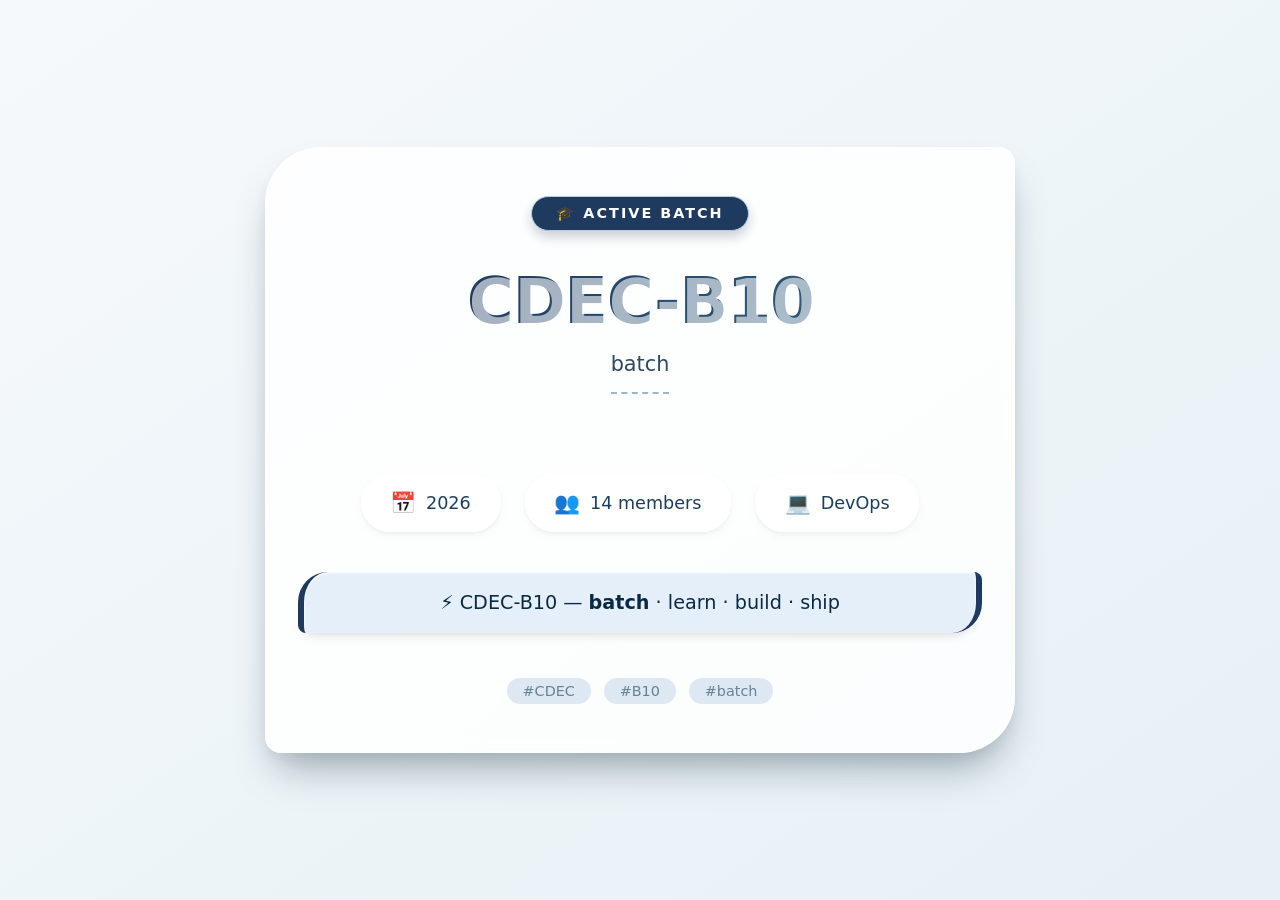
<file: index.html>
<!DOCTYPE html>
<html lang="en">
<head>
    <meta charset="UTF-8">
    <meta name="viewport" content="width=device-width, initial-scale=1.0">
    <title>CDEC-B10 Batch</title>
    <style>
        /* Simple, clean styling */
        * {
            margin: 0;
            padding: 0;
            box-sizing: border-box;
        }

        body {
            font-family: 'Segoe UI', Roboto, system-ui, -apple-system, sans-serif;
            background: linear-gradient(145deg, #f6f9fc 0%, #e6f0f5 100%);
            min-height: 100vh;
            display: flex;
            justify-content: center;
            align-items: center;
            padding: 1.5rem;
            color: #1e2b3c;
        }

        .card {
            background: rgba(255, 255, 255, 0.85);
            backdrop-filter: blur(6px);
            max-width: 750px;
            width: 100%;
            padding: 3rem 2rem;
            border-radius: 3.5rem 1rem 3.5rem 1rem;
            box-shadow: 0 25px 40px -12px rgba(0, 30, 50, 0.35),
                        0 8px 18px rgba(0, 0, 0, 0.05),
                        inset 0 1px 2px rgba(255, 255, 255, 0.8);
            border: 1px solid rgba(255, 255, 255, 0.7);
            text-align: center;
            transition: transform 0.2s ease;
        }

        .card:hover {
            transform: scale(1.01);
        }

        .batch-badge {
            display: inline-block;
            background: #1e3a5f;
            color: white;
            font-weight: 600;
            font-size: 0.9rem;
            letter-spacing: 2px;
            padding: 0.5rem 1.5rem;
            border-radius: 40px;
            margin-bottom: 2rem;
            box-shadow: 0 6px 12px rgba(0, 20, 40, 0.2);
            text-transform: uppercase;
            border: 1px solid #bacfdf;
        }

        h1 {
            font-size: 4rem;
            font-weight: 800;
            letter-spacing: -0.02em;
            line-height: 1.2;
            color: #0a1e2f;
            margin-bottom: 0.5rem;
            text-shadow: 2px 2px 0 rgba(255, 255, 255, 0.6);
            word-break: break-word;
        }

        h1 span {
            display: inline-block;
            background: linear-gradient(135deg, #1e3a5f, #2c5a7a);
            -webkit-background-clip: text;
            background-clip: text;
            color: transparent;
            font-weight: 900;
        }

        .subhead {
            font-size: 1.3rem;
            font-weight: 400;
            color: #2d4a62;
            margin-top: 0.25rem;
            margin-bottom: 2.5rem;
            padding-bottom: 1rem;
            border-bottom: 2px dashed #9bb7cc;
            display: inline-block;
        }

        .info-grid {
            display: flex;
            flex-wrap: wrap;
            justify-content: center;
            gap: 1.5rem;
            margin: 2.5rem 0 1.5rem;
        }

        .info-item {
            background: #ffffffcc;
            backdrop-filter: blur(4px);
            padding: 1rem 1.8rem;
            border-radius: 100px;
            font-weight: 500;
            color: #1b3e5c;
            box-shadow: 0 4px 12px rgba(0, 0, 0, 0.03), 0 2px 4px rgba(0, 0, 0, 0.05);
            border: 1px solid #ffffff;
            font-size: 1.1rem;
            display: flex;
            align-items: center;
            gap: 0.6rem;
        }

        .info-item i {
            font-style: normal;
            font-size: 1.3rem;
        }

        .message {
            margin-top: 2.5rem;
            font-size: 1.2rem;
            background: #e5eff9;
            padding: 1.2rem 1.8rem;
            border-radius: 30px 8px 30px 8px;
            color: #0a2a44;
            font-weight: 500;
            border-left: 6px solid #1e3a5f;
            border-right: 6px solid #1e3a5f;
            box-shadow: inset 0 1px 3px #ffffff, 0 8px 12px -8px rgba(0, 0, 0, 0.2);
        }

        .footer-note {
            margin-top: 2.8rem;
            font-size: 0.9rem;
            color: #55758b;
            display: flex;
            justify-content: center;
            gap: 0.8rem;
            flex-wrap: wrap;
            opacity: 0.9;
        }

        .footer-note span {
            background: #d9e6f2;
            padding: 0.3rem 1rem;
            border-radius: 30px;
        }

        /* small screens */
        @media (max-width: 500px) {
            .card {
                padding: 2rem 1.2rem;
                border-radius: 2rem 0.5rem 2rem 0.5rem;
            }
            h1 {
                font-size: 2.6rem;
            }
            .batch-badge {
                font-size: 0.75rem;
                letter-spacing: 1px;
                padding: 0.4rem 1rem;
            }
            .subhead {
                font-size: 1.1rem;
            }
            .info-item {
                padding: 0.7rem 1.2rem;
                font-size: 0.95rem;
            }
        }
    </style>
</head>
<body>
    <div class="card">
        <!-- badge -->
        <div class="batch-badge">🎓 active batch</div>

        <!-- main heading -->
        <h1>
            <span>CDEC-B10</span>
        </h1>
        <div class="subhead">batch</div>

        <!-- quick info -->
        <div class="info-grid">
            <div class="info-item">
                <i>📅</i> 2026
            </div>
            <div class="info-item">
                <i>👥</i> 14 members
            </div>
            <div class="info-item">
                <i>💻</i> DevOps </div>
        </div>

        <!-- friendly note -->
        <div class="message">
            ⚡ CDEC-B10 — <strong>batch</strong> · learn · build · ship
        </div>

        <!-- footer / tiny details -->
        <div class="footer-note">
            <span>#CDEC</span>
            <span>#B10</span>
            <span>#batch</span>
        </div>
    </div>
</body>
</html>
</file>
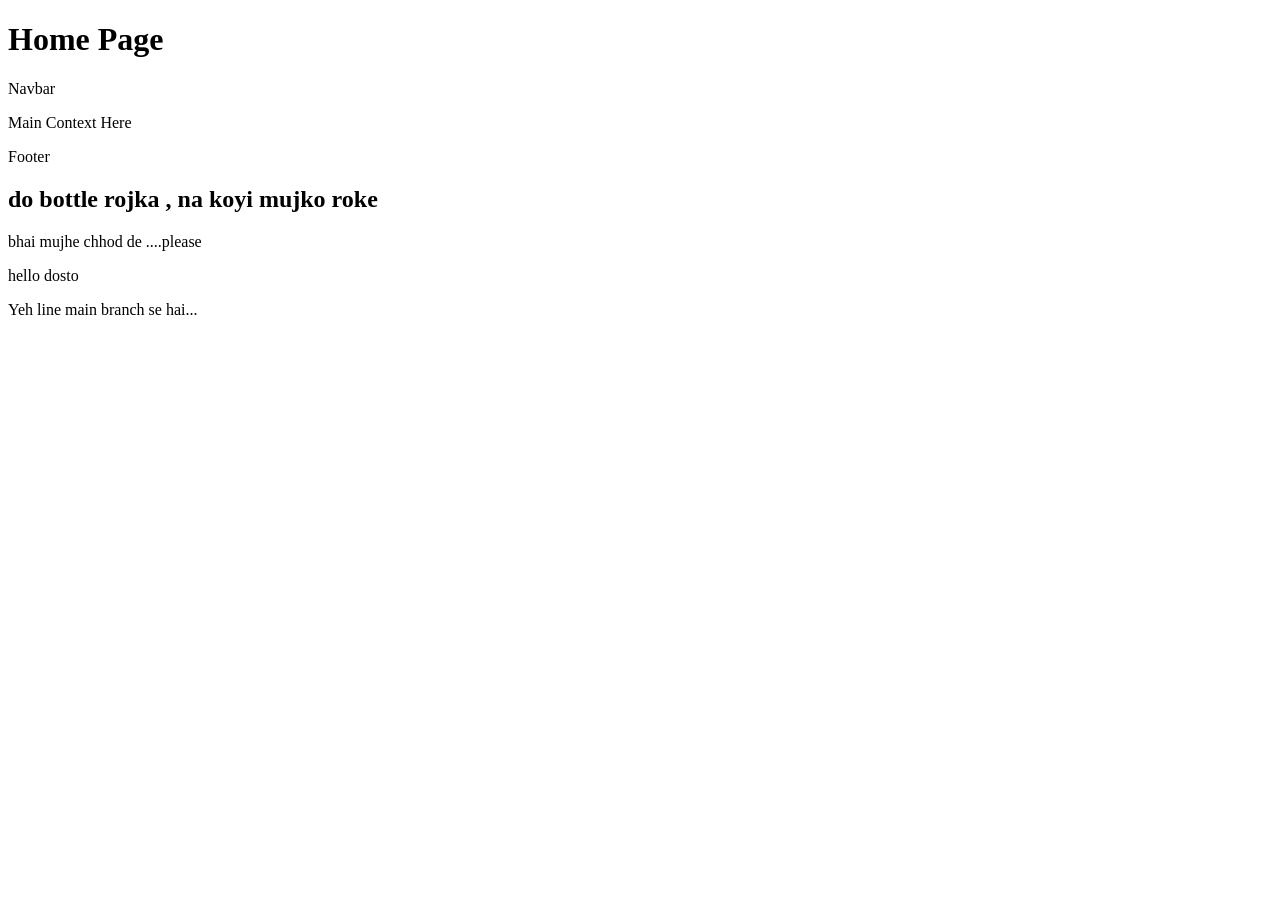
<file: home.html>
<!DOCTYPE html>
<html lang="en">
<head>
    <meta charset="UTF-8">
    <meta name="viewport" content="width=device-width, initial-scale=1.0">
    <title>Home Page hai</title>
</head>
<body>
    <h1>Home Page </h1>
    <p>Navbar</p>
    <p>Main Context Here</p>
    <p>Footer</p>

    <h2>do bottle rojka , na koyi mujko roke</h2>


    <p>
        bhai mujhe chhod de ....please
    </p>

    <p>hello dosto</p>
    <p>Yeh line main branch se hai...</p>
</body>
</html>
</file>
